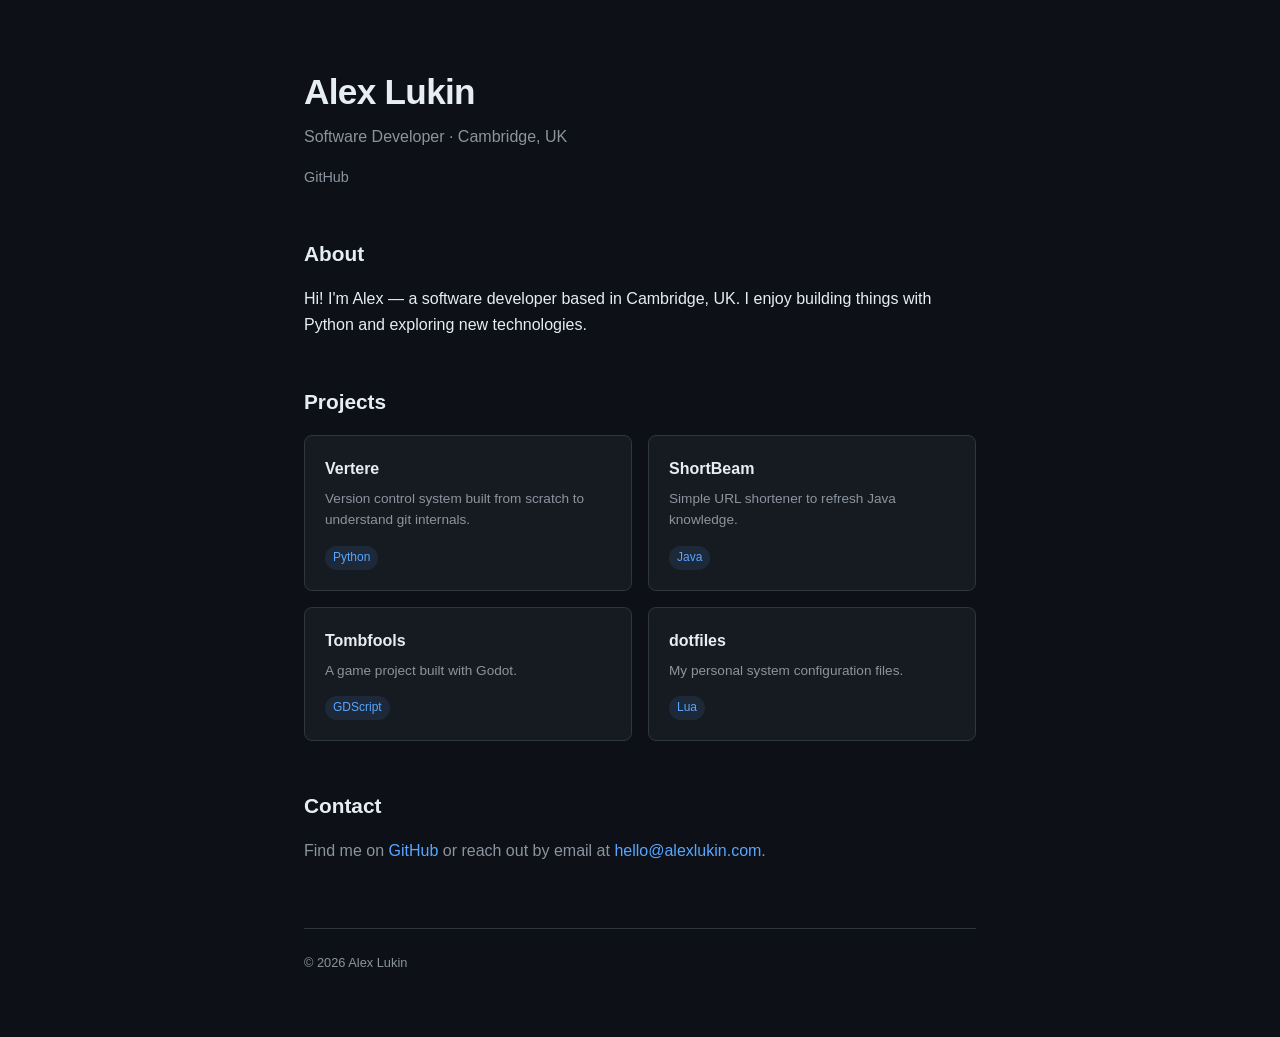
<file: index.html>
<!DOCTYPE html>
<html lang="en">
<head>
    <meta charset="UTF-8">
    <meta name="viewport" content="width=device-width, initial-scale=1.0">
    <title>Alex Lukin</title>
    <link rel="stylesheet" href="style.css">
</head>
<body>
    <div class="container">
        <header>
            <h1>Alex Lukin</h1>
            <p class="tagline">Software Developer &middot; Cambridge, UK</p>
            <nav>
                <a href="https://github.com/Perchinka" target="_blank">GitHub</a>
            </nav>
        </header>

        <section id="about">
            <h2>About</h2>
            <p>
                Hi! I'm Alex — a software developer based in Cambridge, UK.
                I enjoy building things with Python and exploring new technologies.
            </p>
        </section>

        <section id="projects">
            <h2>Projects</h2>
            <div class="projects-grid">
                <a href="https://github.com/Perchinka/Vertere" class="project-card" target="_blank">
                    <h3>Vertere</h3>
                    <p>Version control system built from scratch to understand git internals.</p>
                    <span class="tag">Python</span>
                </a>
                <a href="https://github.com/Perchinka/ShortBeam" class="project-card" target="_blank">
                    <h3>ShortBeam</h3>
                    <p>Simple URL shortener to refresh Java knowledge.</p>
                    <span class="tag">Java</span>
                </a>
                <a href="https://github.com/Perchinka/Tombfools" class="project-card" target="_blank">
                    <h3>Tombfools</h3>
                    <p>A game project built with Godot.</p>
                    <span class="tag">GDScript</span>
                </a>
                <a href="https://github.com/Perchinka/dotfiles" class="project-card" target="_blank">
                    <h3>dotfiles</h3>
                    <p>My personal system configuration files.</p>
                    <span class="tag">Lua</span>
                </a>
            </div>
        </section>

        <section id="contact">
            <h2>Contact</h2>
            <p>
                Find me on <a href="https://github.com/Perchinka" target="_blank">GitHub</a>
                or reach out by email at
                <a href="mailto:hello@alexlukin.com">hello@alexlukin.com</a>.
            </p>
        </section>

        <footer>
            <p>&copy; 2026 Alex Lukin</p>
        </footer>
    </div>
</body>
</html>
</file>
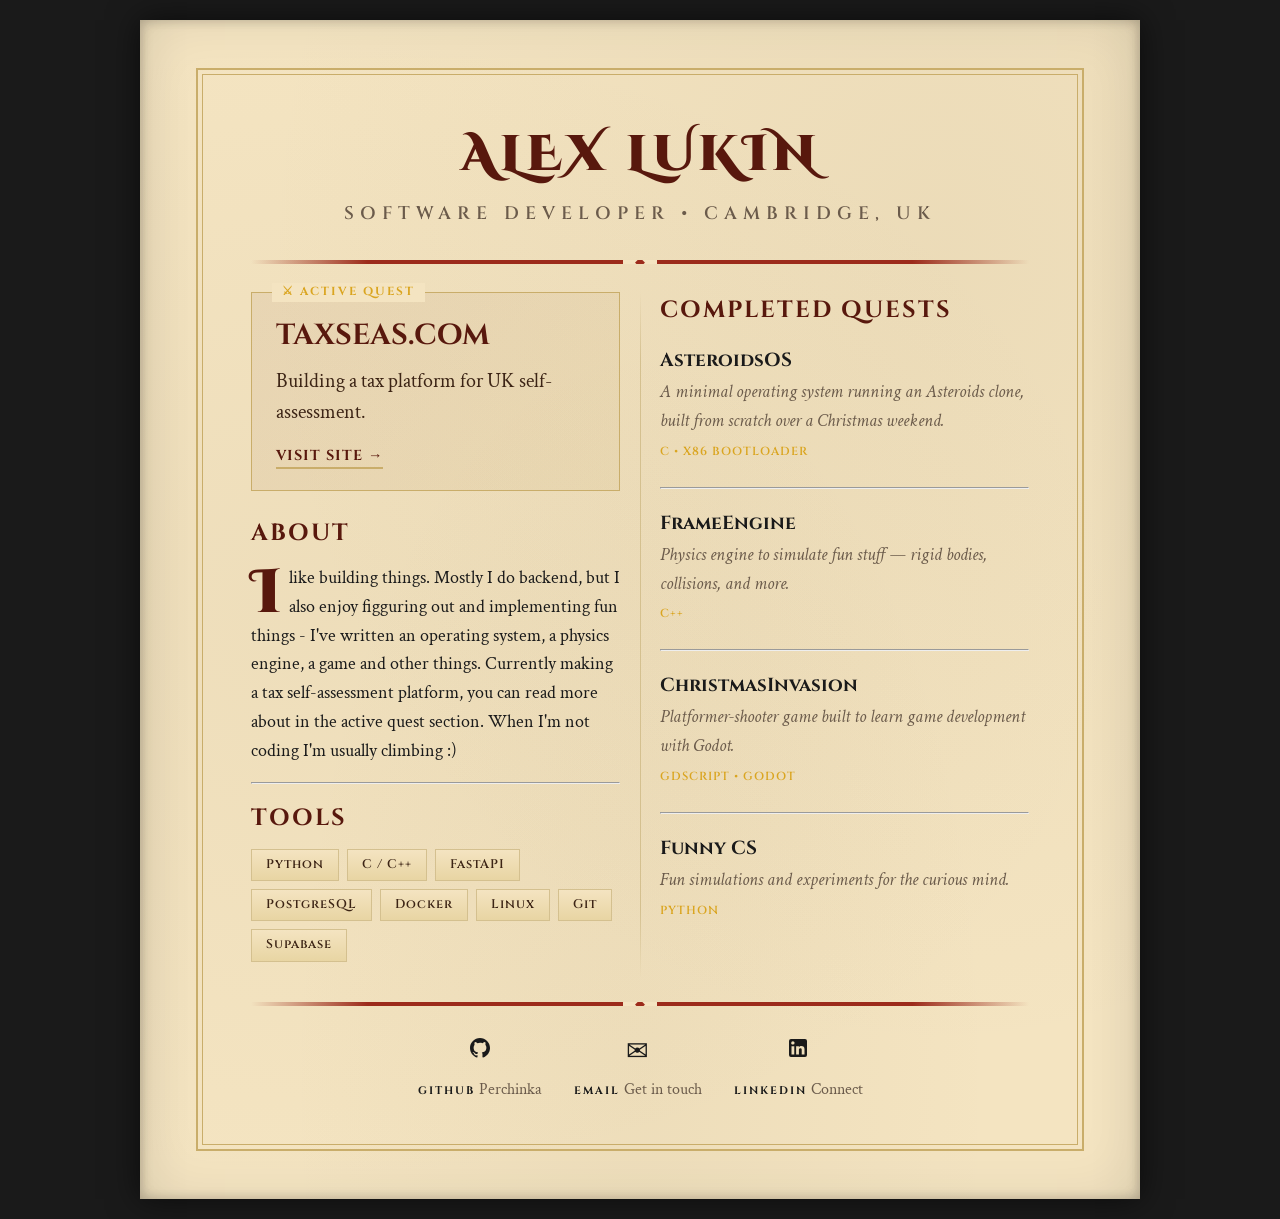
<file: prototypes/rpg.html>
<!DOCTYPE html>
<html lang="en">

<head>
  <meta charset="UTF-8">
  <meta name="viewport" content="width=device-width, initial-scale=1.0">
  <title>Alex Lukin — Software Developer</title>
  <style>
    @import url('https://fonts.googleapis.com/css2?family=Cinzel+Decorative:wght@700;900&family=Cinzel:wght@400;600;700&family=Crimson+Text:ital,wght@0,400;0,600;0,700;1,400&display=swap');

    *,
    *::before,
    *::after {
      margin: 0;
      padding: 0;
      box-sizing: border-box;
    }

    :root {
      /* D&D PHB / WOTC palette */
      --bg-outer: #1a1a1a;
      --parchment: #f4e4c1;
      --parchment-dark: #e8d5a3;
      --parchment-shadow: #d4c08f;
      --red: #58180d;
      --red-light: #7b2d26;
      --gold: #c9ad6a;
      --gold-bright: #daa520;
      --ink: #1a1a1a;
      --ink-light: #3c2415;
      --ink-muted: #6b5b4b;
      --rule-color: #9c2b1b;
    }

    html {
      font-size: 18px;
    }

    body {
      font-family: 'Crimson Text', Georgia, 'Times New Roman', serif;
      background: var(--bg-outer);
      color: var(--ink);
      min-height: 100vh;
      display: flex;
      align-items: center;
      justify-content: center;
      padding: 20px;
      line-height: 1.6;
    }

    /* === THE BOOK PAGE === */
    .codex {
      max-width: 1000px;
      width: 100%;
      background: var(--parchment);
      position: relative;
      padding: 48px 56px;
      box-shadow:
        0 0 30px rgba(0, 0, 0, 0.6),
        inset 0 0 60px rgba(0, 0, 0, 0.08);
      /* Parchment texture via gradient noise */
      background-image:
        radial-gradient(ellipse at 20% 50%, rgba(139, 119, 80, 0.06) 0%, transparent 70%),
        radial-gradient(ellipse at 80% 20%, rgba(139, 119, 80, 0.08) 0%, transparent 60%),
        radial-gradient(ellipse at 50% 90%, rgba(120, 100, 60, 0.05) 0%, transparent 50%),
        linear-gradient(to right, rgba(0, 0, 0, 0.03) 0%, transparent 5%, transparent 95%, rgba(0, 0, 0, 0.03) 100%);
      background-color: var(--parchment);
    }

    /* Aged edge effect */
    .codex::before {
      content: '';
      position: absolute;
      inset: 0;
      box-shadow:
        inset 4px 0 12px rgba(0, 0, 0, 0.08),
        inset -4px 0 12px rgba(0, 0, 0, 0.08),
        inset 0 4px 12px rgba(0, 0, 0, 0.06),
        inset 0 -4px 12px rgba(0, 0, 0, 0.06);
      pointer-events: none;
    }

    /* === DECORATIVE BORDER === */
    .codex-border {
      border: 2px solid var(--gold);
      padding: 4px;
    }

    .codex-border-inner {
      border: 1px solid var(--gold);
      padding: 40px 48px;
    }

    /* === HEADER === */
    .codex-header {
      text-align: center;
      margin-bottom: 32px;
    }

    .codex-header h1 {
      font-family: 'Cinzel Decorative', 'Cinzel', serif;
      font-size: 2.8rem;
      font-weight: 900;
      color: var(--red);
      letter-spacing: 4px;
      text-transform: uppercase;
      margin-bottom: 4px;
    }

    .codex-header .subtitle {
      font-family: 'Cinzel', serif;
      font-size: 1rem;
      font-weight: 600;
      color: var(--ink-muted);
      letter-spacing: 6px;
      text-transform: uppercase;
    }

    /* === RED ORNAMENTAL RULE === */
    .rule {
      border: none;
      height: 4px;
      background: linear-gradient(to right,
          transparent,
          var(--rule-color) 15%,
          var(--rule-color) 85%,
          transparent);
      margin: 24px 0;
      position: relative;
    }

    .rule::after {
      content: '◆';
      position: absolute;
      left: 50%;
      top: 50%;
      transform: translate(-50%, -50%);
      background: var(--parchment);
      padding: 0 12px;
      color: var(--rule-color);
      font-size: 0.7rem;
    }

    .rule-thin {
      height: 2px;
      background: linear-gradient(to right,
          transparent,
          var(--parchment-shadow) 20%,
          var(--parchment-shadow) 80%,
          transparent);
      margin: 16px 0;
    }

    .rule-thin::after {
      display: none;
    }

    /* === TWO-COLUMN LAYOUT === */
    .columns {
      display: grid;
      grid-template-columns: 1fr 1fr;
      gap: 40px;
      margin-top: 28px;
    }

    /* Spine divider between columns */
    .columns {
      position: relative;
    }

    .columns::before {
      content: '';
      position: absolute;
      left: 50%;
      top: 0;
      bottom: 0;
      width: 1px;
      background: linear-gradient(to bottom,
          transparent,
          var(--parchment-shadow) 10%,
          var(--parchment-shadow) 90%,
          transparent);
    }

    /* === SECTION HEADERS === */
    h2 {
      font-family: 'Cinzel', serif;
      font-size: 1.3rem;
      font-weight: 700;
      color: var(--red);
      letter-spacing: 2px;
      text-transform: uppercase;
      margin-bottom: 12px;
    }

    /* === ACTIVE QUEST (featured) === */
    .active-quest {
      background: linear-gradient(135deg, rgba(88, 24, 13, 0.06), rgba(201, 173, 106, 0.1));
      border: 1px solid var(--gold);
      padding: 20px 24px;
      margin-bottom: 24px;
      position: relative;
    }

    .active-quest::before {
      content: '⚔ Active Quest';
      position: absolute;
      top: -10px;
      left: 20px;
      background: var(--parchment);
      padding: 0 10px;
      font-family: 'Cinzel', serif;
      font-size: 0.65rem;
      font-weight: 700;
      color: var(--gold-bright);
      letter-spacing: 2px;
      text-transform: uppercase;
    }

    .active-quest h3 {
      font-family: 'Cinzel Decorative', serif;
      font-size: 1.6rem;
      font-weight: 700;
      color: var(--red);
      margin-bottom: 6px;
    }

    .active-quest p {
      color: var(--ink-light);
      font-size: 1.1rem;
      margin-bottom: 12px;
    }

    .active-quest a.visit {
      font-family: 'Cinzel', serif;
      font-size: 0.8rem;
      font-weight: 700;
      color: var(--red);
      text-decoration: none;
      letter-spacing: 1px;
      text-transform: uppercase;
      border-bottom: 2px solid var(--gold);
      padding-bottom: 2px;
      transition: all 0.2s;
    }

    .active-quest a.visit:hover {
      color: var(--gold-bright);
      border-bottom-color: var(--red);
    }

    /* === QUEST ENTRIES === */
    .quest-entry {
      margin-bottom: 18px;
      display: block;
      text-decoration: none;
      color: var(--ink);
      transition: all 0.2s;
      padding: 4px 0;
    }

    .quest-entry:hover h3 {
      color: var(--red);
    }

    .quest-entry:hover .quest-arrow {
      opacity: 1;
      transform: translateX(0);
    }

    .quest-entry h3 {
      font-family: 'Cinzel', serif;
      font-size: 1.05rem;
      font-weight: 700;
      color: var(--ink);
      margin-bottom: 2px;
      transition: color 0.2s;
      display: flex;
      align-items: center;
      justify-content: space-between;
    }

    .quest-arrow {
      font-size: 0.8rem;
      color: var(--red);
      opacity: 0;
      transform: translateX(-4px);
      transition: all 0.2s;
    }

    .quest-entry p {
      color: var(--ink-muted);
      font-size: 1rem;
      font-style: italic;
    }

    .quest-entry .tag {
      font-family: 'Cinzel', serif;
      font-size: 0.65rem;
      font-weight: 600;
      color: var(--gold-bright);
      letter-spacing: 1px;
      text-transform: uppercase;
    }

    /* === DROP CAP === */
    .drop-cap::first-letter {
      float: left;
      font-family: 'Cinzel Decorative', serif;
      font-size: 3.4rem;
      font-weight: 900;
      color: var(--red);
      line-height: 0.8;
      padding-right: 8px;
      padding-top: 6px;
    }

    /* === STATS AS ATTRIBUTES === */
    .stat-table {
      width: 100%;
      border-collapse: collapse;
      margin-bottom: 20px;
    }

    .stat-table td {
      padding: 6px 0;
      border-bottom: 1px solid var(--parchment-dark);
      vertical-align: middle;
    }

    .stat-table td:first-child {
      font-family: 'Cinzel', serif;
      font-size: 0.75rem;
      font-weight: 600;
      color: var(--ink-light);
      letter-spacing: 1px;
      text-transform: uppercase;
      width: 100px;
    }

    .stat-bar-outer {
      height: 12px;
      background: var(--parchment-dark);
      border: 1px solid var(--parchment-shadow);
      overflow: hidden;
    }

    .stat-bar-fill {
      height: 100%;
      background: var(--red);
      position: relative;
    }

    .stat-bar-fill::after {
      content: '';
      position: absolute;
      top: 0;
      left: 0;
      right: 0;
      height: 50%;
      background: linear-gradient(to bottom, rgba(255, 255, 255, 0.15), transparent);
    }

    .stat-bar-fill.gold-bar {
      background: var(--gold);
    }

    .stat-bar-fill.dark-bar {
      background: var(--ink-muted);
    }

    /* === TOOLS GRID (replaces bars) === */
    .tools-grid {
      display: flex;
      flex-wrap: wrap;
      gap: 8px;
      margin-bottom: 16px;
    }

    .tool-tag {
      font-family: 'Cinzel', serif;
      font-size: 0.7rem;
      font-weight: 600;
      color: var(--ink-light);
      letter-spacing: 1px;
      padding: 5px 14px;
      border: 1px solid var(--parchment-shadow);
      background: linear-gradient(to bottom, var(--parchment), var(--parchment-dark));
    }

    /* === CONTACT / SEAL === */
    .contact-section {
      text-align: center;
      margin-top: 8px;
    }

    .contact-links {
      display: flex;
      justify-content: center;
      gap: 32px;
      flex-wrap: wrap;
    }

    .contact-link {
      text-decoration: none;
      color: var(--ink);
      text-align: center;
      transition: all 0.2s;
    }

    .contact-link:hover {
      color: var(--red);
    }

    .contact-link .c-icon {
      font-size: 1.5rem;
      display: block;
      margin-bottom: 2px;
    }

    .contact-link .c-label {
      font-family: 'Cinzel', serif;
      font-size: 0.6rem;
      font-weight: 700;
      letter-spacing: 2px;
      text-transform: uppercase;
    }

    .contact-link .c-value {
      font-size: 0.9rem;
      color: var(--ink-muted);
    }

    /* === FOOTER MOTTO === */
    .motto {
      text-align: center;
      margin-top: 20px;
      font-style: italic;
      color: var(--ink-muted);
      font-size: 1rem;
    }

    /* === RESPONSIVE === */
    @media (max-width: 780px) {
      html {
        font-size: 16px;
      }

      .codex {
        padding: 24px;
      }

      .codex-border-inner {
        padding: 24px 20px;
      }

      .columns {
        grid-template-columns: 1fr;
        gap: 8px;
      }

      .columns::before {
        display: none;
      }

      .codex-header h1 {
        font-size: 2rem;
        letter-spacing: 2px;
      }

      .contact-links {
        gap: 20px;
      }
    }

    @media (max-width: 480px) {
      body {
        padding: 8px;
      }

      .codex {
        padding: 12px;
      }

      .codex-border-inner {
        padding: 16px 14px;
      }

      .codex-header h1 {
        font-size: 1.5rem;
      }
    }

    /* === LOAD === */
    .codex {
      animation: page-in 0.6s ease-out;
    }

    @keyframes page-in {
      from {
        opacity: 0;
        transform: translateY(8px);
      }

      to {
        opacity: 1;
        transform: translateY(0);
      }
    }

    .stat-bar-fill {
      animation: fill-in 1.2s ease-out forwards;
    }

    @keyframes fill-in {
      from {
        width: 0 !important;
      }
    }
  </style>
</head>

<body>

  <div class="codex">
    <div class="codex-border">
      <div class="codex-border-inner">

        <!-- HEADER -->
        <header class="codex-header">
          <h1>Alex Lukin</h1>
          <div class="subtitle">Software Developer &bull; Cambridge, UK</div>
        </header>

        <hr class="rule">

        <!-- TWO COLUMNS -->
        <div class="columns">

          <!-- LEFT COLUMN -->
          <div class="col-left">

            <!-- ACTIVE QUEST — first thing you see -->
            <div class="active-quest">
              <h3>taxseas.com</h3>
              <p>Building a tax platform for UK self-assessment.</p>
              <a href="https://taxseas.com" target="_blank" class="visit">Visit Site →</a>
            </div>

            <!-- SCANNABLE BIO — key facts, not prose -->
            <h2>About</h2>
            <p class="drop-cap">I like building things. Mostly I do backend, but I also enjoy figguring out and
              implementing fun things - I've written
              an
              operating system, a physics engine, a game and other things. Currently making a tax self-assessment
              platform, you can read more about in the active quest section. When I'm not coding I'm usually climbing :)
            </p>

            <hr class="rule-thin">

            <!-- TOOLS — compact, no bars -->
            <h2>Tools</h2>
            <div class="tools-grid">
              <span class="tool-tag">Python</span>
              <span class="tool-tag">C / C++</span>
              <span class="tool-tag">FastAPI</span>
              <span class="tool-tag">PostgreSQL</span>
              <span class="tool-tag">Docker</span>
              <span class="tool-tag">Linux</span>
              <span class="tool-tag">Git</span>
              <span class="tool-tag">Supabase</span>
            </div>

          </div>

          <!-- RIGHT COLUMN -->
          <div class="col-right">

            <h2>Completed Quests</h2>

            <a href="https://github.com/Perchinka/alvOS" target="_blank" class="quest-entry">
              <h3>AsteroidsOS <span class="quest-arrow">→</span></h3>
              <p>A minimal operating system running an Asteroids clone, built from scratch over a Christmas weekend.</p>
              <span class="tag">C &bull; x86 Bootloader</span>
            </a>

            <hr class="rule-thin">

            <a href="https://github.com/FrameEngine/FrameEngine" target="_blank" class="quest-entry">
              <h3>FrameEngine <span class="quest-arrow">→</span></h3>
              <p>Physics engine to simulate fun stuff — rigid bodies, collisions, and more.</p>
              <span class="tag">C++</span>
            </a>

            <hr class="rule-thin">

            <a href="https://github.com/Perchinka/ChristmasInvasion" target="_blank" class="quest-entry">
              <h3>ChristmasInvasion <span class="quest-arrow">→</span></h3>
              <p>Platformer-shooter game built to learn game development with Godot.</p>
              <span class="tag">GDScript &bull; Godot</span>
            </a>

            <hr class="rule-thin">

            <a href="https://github.com/Perchinka/Funny_CS" target="_blank" class="quest-entry">
              <h3>Funny CS <span class="quest-arrow">→</span></h3>
              <p>Fun simulations and experiments for the curious mind.</p>
              <span class="tag">Python</span>
            </a>

          </div>
        </div>

        <hr class="rule">

        <!-- CONTACT -->
        <div class="contact-section">
          <div class="contact-links">
            <a href="https://github.com/Perchinka" target="_blank" class="contact-link">
              <span class="c-icon"><svg xmlns="http://www.w3.org/2000/svg" width="24" height="24" viewBox="0 0 24 24"
                  fill="currentColor">
                  <path
                    d="M12 2C6.477 2 2 6.477 2 12c0 4.42 2.865 8.17 6.839 9.49.5.092.682-.217.682-.482 0-.237-.008-.866-.013-1.7-2.782.604-3.369-1.34-3.369-1.34-.454-1.156-1.11-1.463-1.11-1.463-.908-.62.069-.608.069-.608 1.003.07 1.531 1.03 1.531 1.03.892 1.529 2.341 1.087 2.91.832.092-.647.35-1.088.636-1.338-2.22-.253-4.555-1.11-4.555-4.943 0-1.091.39-1.984 1.029-2.683-.103-.253-.446-1.27.098-2.647 0 0 .84-.269 2.75 1.025A9.578 9.578 0 0112 6.836c.85.004 1.705.115 2.504.337 1.909-1.294 2.747-1.025 2.747-1.025.546 1.377.203 2.394.1 2.647.64.699 1.028 1.592 1.028 2.683 0 3.842-2.339 4.687-4.566 4.935.359.309.678.919.678 1.852 0 1.336-.012 2.415-.012 2.743 0 .267.18.578.688.48C19.138 20.167 22 16.418 22 12c0-5.523-4.477-10-10-10z" />
                </svg></span>
              <span class="c-label">GitHub</span>
              <span class="c-value">Perchinka</span>
            </a>
            <a href="mailto:aleksei.v.lukin@gmail.com" class="contact-link">
              <span class="c-icon">✉</span>
              <span class="c-label">Email</span>
              <span class="c-value">Get in touch</span>
            </a>
            <a href="https://www.linkedin.com/in/alex-lukin-3b1520299/" target="_blank" class="contact-link">
              <span class="c-icon"><svg xmlns="http://www.w3.org/2000/svg" width="24" height="24" viewBox="0 0 24 24"
                  fill="currentColor">
                  <path
                    d="M19 3a2 2 0 0 1 2 2v14a2 2 0 0 1-2 2H5a2 2 0 0 1-2-2V5a2 2 0 0 1 2-2h14m-.5 15.5v-5.3a3.26 3.26 0 0 0-3.26-3.26c-.85 0-1.84.52-2.32 1.3v-1.11h-2.79v8.37h2.79v-4.93c0-.77.62-1.4 1.39-1.4a1.4 1.4 0 0 1 1.4 1.4v4.93h2.79M6.88 8.56a1.68 1.68 0 0 0 1.68-1.68c0-.93-.75-1.69-1.68-1.69a1.69 1.69 0 0 0-1.69 1.69c0 .93.76 1.68 1.69 1.68m1.39 9.94v-8.37H5.5v8.37h2.77z" />
                </svg></span>
              <span class="c-label">LinkedIn</span>
              <span class="c-value">Connect</span>
            </a>
          </div>
        </div>

      </div>
    </div>
  </div>

</body>

</html>
</file>
<file: style.css>
*,
*::before,
*::after {
    margin: 0;
    padding: 0;
    box-sizing: border-box;
}

:root {
    --bg: #0d1117;
    --surface: #161b22;
    --border: #30363d;
    --text: #e6edf3;
    --text-muted: #8b949e;
    --accent: #58a6ff;
    --accent-hover: #79c0ff;
}

body {
    font-family: -apple-system, BlinkMacSystemFont, "Segoe UI", Helvetica, Arial, sans-serif;
    background: var(--bg);
    color: var(--text);
    line-height: 1.6;
}

.container {
    max-width: 720px;
    margin: 0 auto;
    padding: 4rem 1.5rem;
}

a {
    color: var(--accent);
    text-decoration: none;
    transition: color 0.2s;
}

a:hover {
    color: var(--accent-hover);
}

/* Header */
header {
    margin-bottom: 3rem;
}

h1 {
    font-size: 2.2rem;
    font-weight: 700;
    letter-spacing: -0.02em;
}

.tagline {
    color: var(--text-muted);
    margin: 0.25rem 0 1rem;
}

nav {
    display: flex;
    gap: 1.25rem;
}

nav a {
    color: var(--text-muted);
    font-size: 0.9rem;
    transition: color 0.2s;
}

nav a:hover {
    color: var(--text);
}

/* Sections */
section {
    margin-bottom: 3rem;
}

h2 {
    font-size: 1.3rem;
    font-weight: 600;
    margin-bottom: 1rem;
    color: var(--text);
}

/* Projects */
.projects-grid {
    display: grid;
    grid-template-columns: 1fr 1fr;
    gap: 1rem;
}

.project-card {
    display: block;
    padding: 1.25rem;
    background: var(--surface);
    border: 1px solid var(--border);
    border-radius: 8px;
    color: var(--text);
    transition: border-color 0.2s;
}

.project-card:hover {
    border-color: var(--accent);
    color: var(--text);
}

.project-card h3 {
    font-size: 1rem;
    font-weight: 600;
    margin-bottom: 0.4rem;
}

.project-card p {
    font-size: 0.85rem;
    color: var(--text-muted);
    margin-bottom: 0.75rem;
}

.tag {
    display: inline-block;
    font-size: 0.75rem;
    padding: 0.15rem 0.5rem;
    background: rgba(88, 166, 255, 0.1);
    color: var(--accent);
    border-radius: 999px;
}

/* Contact */
#contact p {
    color: var(--text-muted);
}

/* Footer */
footer {
    margin-top: 4rem;
    padding-top: 1.5rem;
    border-top: 1px solid var(--border);
}

footer p {
    font-size: 0.8rem;
    color: var(--text-muted);
}

/* Responsive */
@media (max-width: 520px) {
    .container {
        padding: 2.5rem 1rem;
    }

    h1 {
        font-size: 1.75rem;
    }

    .projects-grid {
        grid-template-columns: 1fr;
    }
}
</file>
